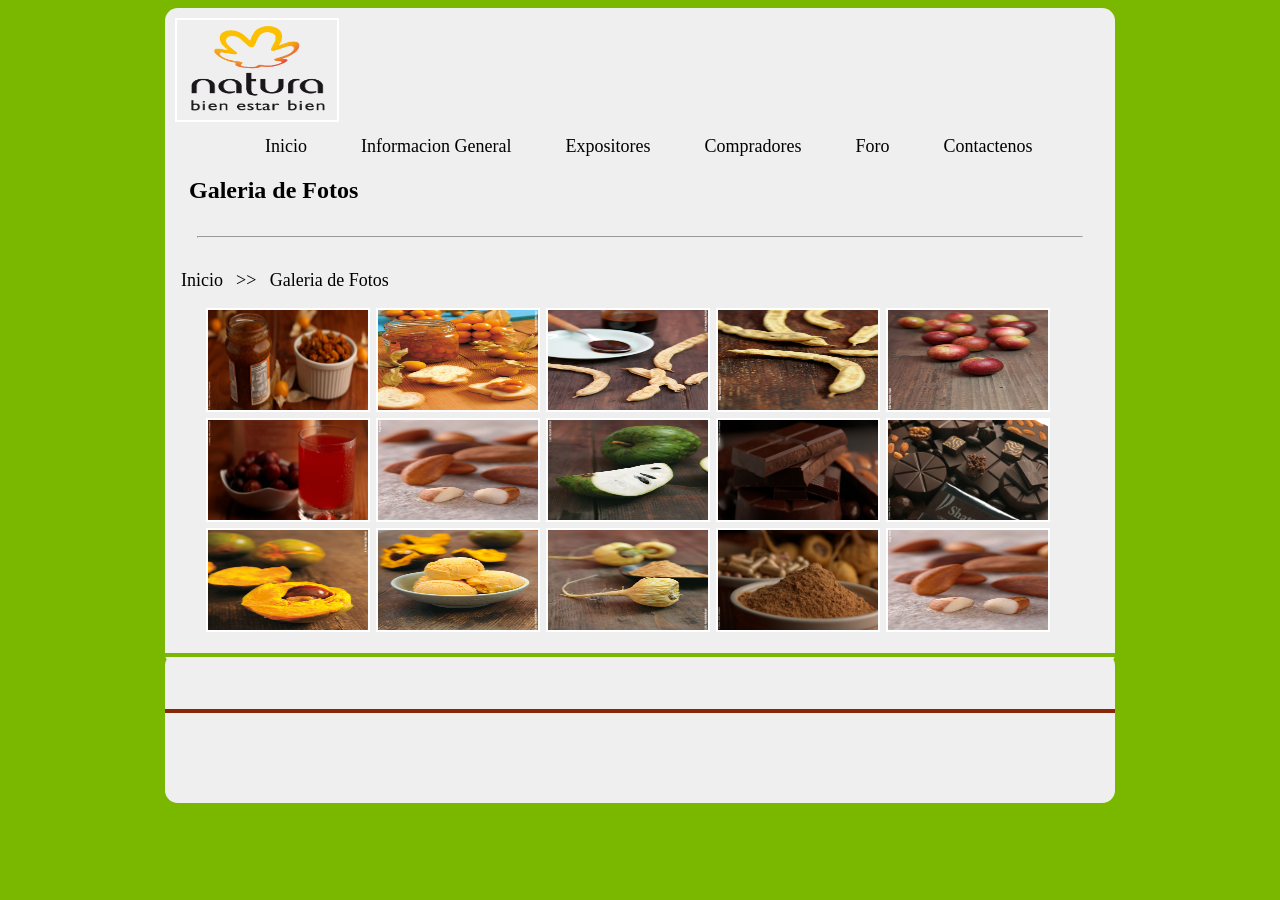
<file: caso de estudio 04j}/index.html>
<!doctype html>
<html>
<head>
<meta charset="utf-8">
<title>Documento sin titulo</title>
<link rel="stylesheet" href="estilo.css">
</head>
<body>
	<main>
		<header>
			<img src="imagenes/logo1.png" />
			<nav>
				<ul>
					<li><a href="#">Inicio</a></li>
					<li><a href="#">Informacion General</a></li>
					<li><a href="#">Expositores</a></li>
					<li><a href="#">Compradores</a></li>
					<li><a href="#">Foro</a></li>
					<li><a href="#">Contactenos</a></li>
				</ul>
			</nav>
			
		</header>
		<nav>
		<h2><strong>Galeria de Fotos</strong></h2>
		</nav>
		<article>
			<hr>
			<span class="azul">
			<a> Inicio &nbsp;</a>
			</span>
			<a> >> &nbsp; Galeria de Fotos </a>
			<figure>
			<img src="imagenes/aguaymanto_1l.jpg">
			<img src="imagenes/aguaymanto_2.jpg">
			<img src="imagenes/algarrobo_1.jpg">
			<img src="imagenes/algarrobo_2.jpg">
			<img src="imagenes/camucamu_1.jpg">
			<img src="imagenes/camucamu_2.jpg">
			<img src="imagenes/castana_2.jpg">
			<img src="imagenes/chirimoya_1.jpg">
			<img src="imagenes/chocolate_1.jpg">
			<img src="imagenes/chocolate_2.jpg">
			<img src="imagenes/lucuma_1.jpg">
			<img src="imagenes/lucuma_2.jpg">
			<img src="imagenes/maca_1.jpg">
			<img src="imagenes/maca_2.jpg">
			<img src="imagenes/castana_2.jpg">
			</figure>
		</article>
		<div>
			<hr>
			<footer>
				<br>
				<br>
				<hr>		
			</footer>
		</div>
	</main>

</body>
</html>
</file>
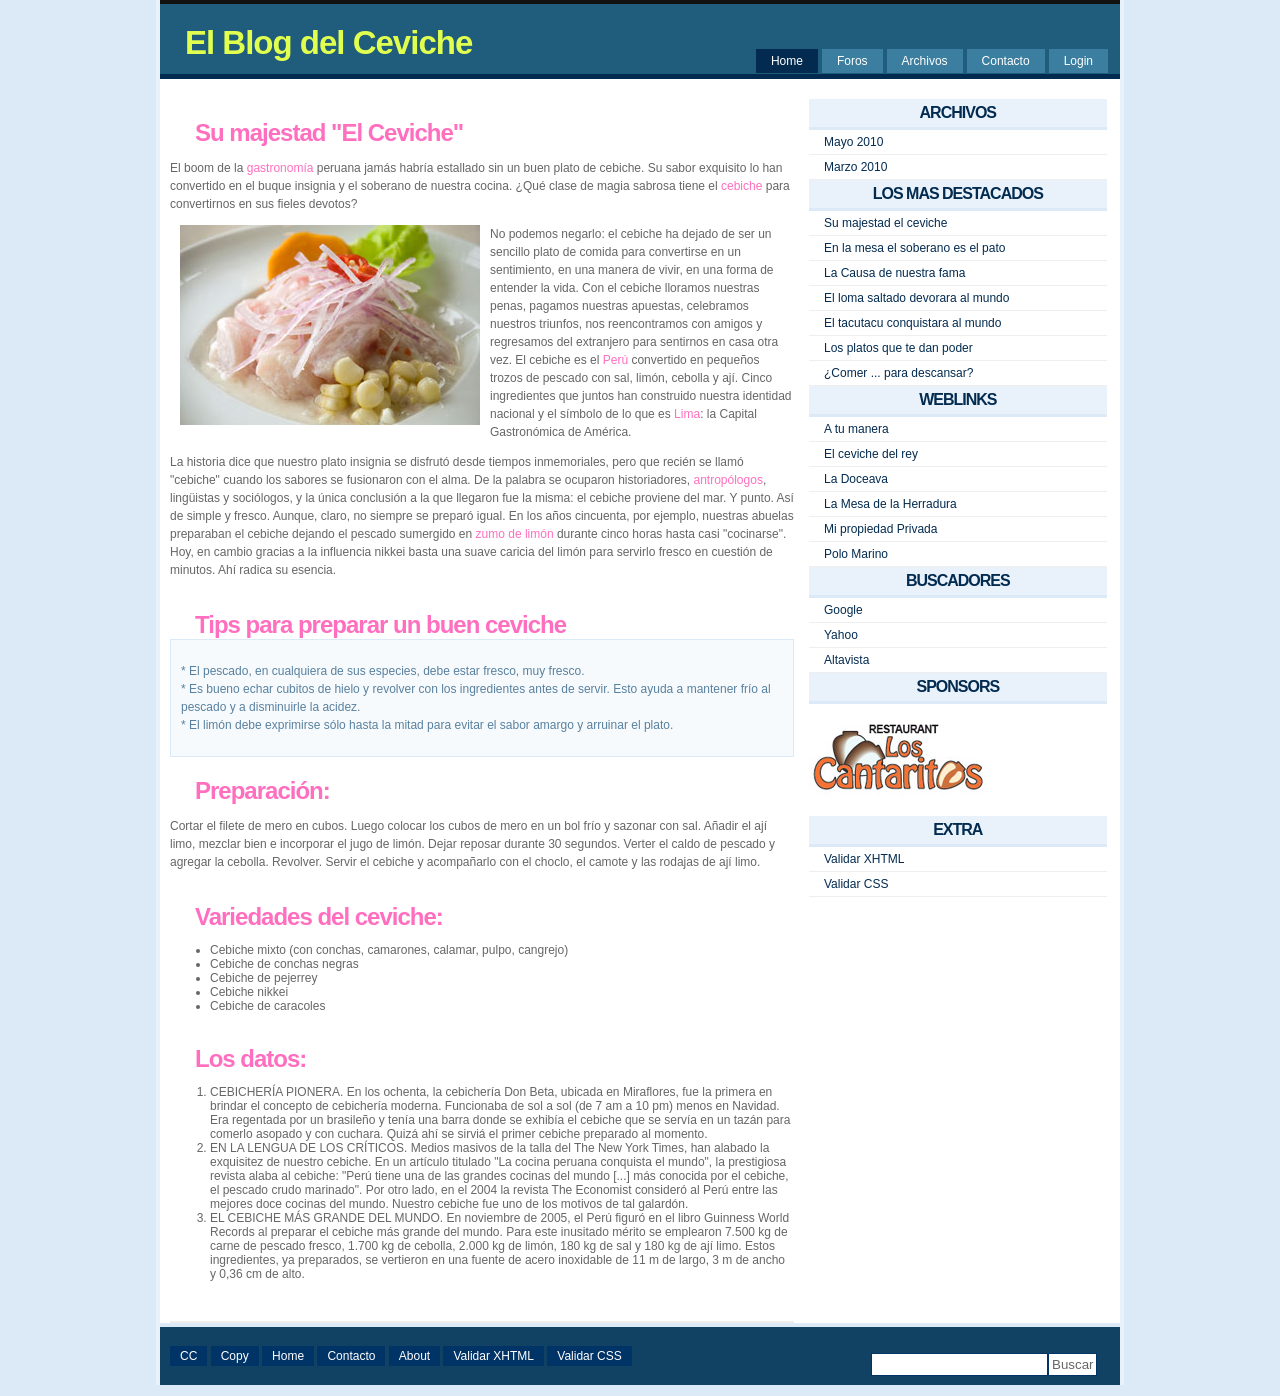
<file: caso de estudio 05/index.html>
<!doctype html>
<html>
<head>
<meta charset="utf-8">
<title>Documento sin título</title>
<link rel="stylesheet" href="estilo.css">
</head>
<body>
  <div id="contenedor"><!-- INICIA SITIO -->
	  <header><!-- INICIA HEADER -->
		<nav><!-- INICIA MENU -->
		  <ul id="menuList">
	  		<li id="active"><a href="#home">Home</a></li>
			<li><a href="#foro">Foros </a></li>
			<li><a href="#archivos">Archivos</a></li>
        	<li><a href="#contacto">Contacto</a></li>
		    <li><a href="#login">Login</a></li>
		  </ul>
   		</nav><!-- TERMINA MENU -->
		<h1><a href="#final">El Blog del Ceviche</a></h1>
    </header><!-- TERMINA HEADER -->
    
	<div id="contenido"><!-- INICIA CONTENIDO -->
	  <article>
        <header>
		<h2><a href="#contenido">Su majestad &quot;El Ceviche&quot;</a></h2>
        </header>
        <section>
          <p>El boom de la <a href="#">gastronomía</a> peruana jamás habría estallado sin un buen plato de cebiche. Su sabor exquisito lo han convertido en el buque insignia y el soberano de nuestra cocina. ¿Qué clase de magia sabrosa tiene el <a href="#">cebiche</a> para convertirnos en sus fieles devotos?</p>
          <p><img src="imagenes/cebiche.jpg" alt="" width="300" height="200" hspace="10" align="left">No podemos negarlo: el cebiche ha dejado de ser un sencillo plato de comida para convertirse en un sentimiento, en una manera de vivir, en una forma de entender la vida. Con el cebiche lloramos nuestras penas, pagamos nuestras apuestas, celebramos nuestros triunfos, nos reencontramos con amigos y regresamos del extranjero para sentirnos en casa otra vez. El cebiche es el<a href="#"> Perú</a> convertido en pequeños trozos de pescado con sal, limón, cebolla y ají. Cinco ingredientes que juntos han construido nuestra identidad nacional y el símbolo de lo que es<a href="#"> Lima</a>: la Capital Gastronómica de América. </p>
<p>La historia dice que nuestro plato insignia se disfrutó desde tiempos inmemoriales, pero que recién se llamó "cebiche" cuando los sabores se fusionaron con el alma. De la palabra se ocuparon historiadores, <a href="#">antropólogos</a>, lingüistas y sociólogos, y la única conclusión a la que llegaron fue la misma: el cebiche proviene del mar. Y punto. Así de simple y fresco. Aunque, claro, no siempre se preparó igual. En los años cincuenta, por ejemplo, nuestras abuelas preparaban el cebiche dejando el pescado sumergido en<a href="#"> zumo de limón</a> durante cinco horas hasta casi "cocinarse". Hoy, en cambio gracias a la influencia nikkei basta una suave caricia del limón para servirlo fresco en cuestión de minutos. Ahí radica su esencia. </p>
 </section>
           <header>
            	<h2><a href="#">Tips para preparar un buen ceviche</a></h2>
            </header>
		<blockquote>
              <p>* El pescado, en cualquiera de sus especies, debe estar fresco, muy fresco.<br>
                * Es bueno echar cubitos de hielo y revolver con los ingredientes antes de servir. Esto ayuda a mantener frío al pescado y a disminuirle la acidez.<br>
              * El limón debe exprimirse sólo hasta la mitad para evitar el sabor amargo y arruinar el plato.</p>
        </blockquote>
           <header> <h1>Preparación: </h1></header>
           <section>
            <p>              Cortar el filete de mero en cubos. Luego colocar los cubos de mero en un bol frío y sazonar con sal. Añadir el ají limo, mezclar bien e incorporar el jugo de limón. Dejar reposar durante 30 segundos. Verter el caldo de pescado y agregar la cebolla. Revolver. Servir el cebiche y acompañarlo con el choclo, el camote y las rodajas de ají limo.</p>
            <p></p>
            </section>
		  <header>
            <h2>Variedades del ceviche:</h2>
          </header>
          <section>
            <ul>
              <li>Cebiche mixto (con conchas, camarones, calamar, pulpo, cangrejo)</li>
              <li>Cebiche de conchas negras</li>
              <li>Cebiche de pejerrey</li>
              <li>Cebiche nikkei</li>
              <li>Cebiche de caracoles</li>
          </ul>
          </section>
          
          <header>
          <h2>Los datos:</h2>
          </header>
          <section>
            <ol>
              <li>CEBICHERÍA PIONERA. En los ochenta, la cebichería Don Beta, ubicada en Miraflores, fue la primera en brindar el concepto de cebichería moderna. Funcionaba de sol a sol (de 7 am a 10 pm) menos en Navidad. Era regentada por un brasileño y tenía una barra donde se exhibía el cebiche que se servía en un tazán para comerlo asopado y con cuchara. Quizá ahí se sirviá el primer cebiche preparado al momento.</li>
              <li>EN LA LENGUA DE LOS CRÍTICOS. Medios masivos de la talla del The New York Times, han alabado la exquisitez de nuestro cebiche. En un artículo titulado "La cocina peruana conquista el mundo", la prestigiosa revista alaba al cebiche: "Perú tiene una de las grandes cocinas del mundo [...] más conocida por el cebiche, el pescado crudo marinado". Por otro lado, en el 2004 la revista The Economist consideró al Perú entre las mejores doce cocinas del mundo. Nuestro cebiche fue uno de los motivos de tal galardón.</li>
              <li>EL CEBICHE MÁS GRANDE DEL MUNDO. En noviembre de 2005, el Perú figuró en el libro Guinness World Records al preparar el cebiche más grande del mundo. Para este inusitado mérito se emplearon 7.500 kg de carne de pescado fresco, 1.700 kg de cebolla, 2.000 kg de limón, 180 kg de sal y 180 kg de ají limo. Estos ingredientes, ya preparados, se vertieron en una fuente de acero inoxidable de 11 m de largo, 3 m de ancho y 0,36 cm de alto.</li>
            </ol>
            </section>
<h2>&nbsp;</h2>
         </article>
   	</div><!-- TERMINA CONTENIDO -->
   	
	<aside><!-- INICIA SIDEBAR -->
	  <h2>archivos</h2>
	  <ul>
		<li><a href="#" >Mayo 2010</a></li>
  <li><a href="#" >Marzo 2010</a></li></ul>
<h2>Los mas destacados</h2>
<ul>
  <li><a href="#">Su majestad el ceviche</a></li>
  <li><a href="#">En la mesa el soberano es el pato</a></li>
  <li><a href="#">La Causa de nuestra fama</a></li>
  <li><a href="#">El loma saltado devorara al mundo</a></li>
  <li><a href="#">El tacutacu conquistara al mundo</a></li>
  <li><a href="#">Los platos que te dan poder</a></li>
  <li><a href="#">¿Comer ... para descansar?</a></li></ul>
<h2>Weblinks</h2>
<ul>
  <li><a href="#">A tu manera</a></li>
  <li><a href="#">El ceviche del rey</a></li>
  <li><a href="#">La Doceava</a></li>
  <li><a href="#">La Mesa de la Herradura</a></li>
  <li><a href="#">Mi propiedad Privada</a></li>
  <li><a href="#">Polo Marino</a></li></ul>
<h2>BUSCADORES</h2>
<ul>
  <li><a href="http://www.google.com/" >Google </a></li>
  <li><a href="http://www.yahoo.com.es/" >Yahoo </a></li>
  <li><a href="http://www.altavista.com/" >Altavista</a></li></ul>
<h2>Sponsors</h2>
<p class="center"><img src="imagenes/logo.jpg" width="180" height="83" alt="">
</p>
<h2>EXTRA</h2>
<ul>
  <li><a title="Validar XHTML" href="http://validator.w3.org">Validar XHTML</a></li>
  <li><a title="Validar CSS" href="http://jigsaw.w3.org/css-validator">Validar CSS</a></li>
</ul>
</aside><!-- TERMINA SIDEBAR -->
<div class="clear"></div>

<footer><!-- INICIA FOOTER -->
	<div id="searchForm">
        <fieldset>
        <form id="buscaForm" method="post" action="">
        	<p><input type="text" name="textfield"><input value=Buscar type="submit" name="submit"></p>
        </form>
        </fieldset> 
    </div>
        <ul>
          <li><a href="#">CC</a></li>
          <li><a href="#">Copy</a></li>
          <li><a href="#">Home</a></li>
          <li><a href="#">Contacto</a></li>
          <li><a href="#">About</a></li>
          <li><a title="Validar XHTML" href="http://validator.w3.org">Validar XHTML</a></li>
          <li><a title="Validar CSS" href="http://jigsaw.w3.org/css-validator">Validar CSS</a></li>
        </ul>
    </footer><!-- TERMINA FOOTER -->
    
</div>
<!--TERMINA SITIO -->
</body>

</html>
</file>
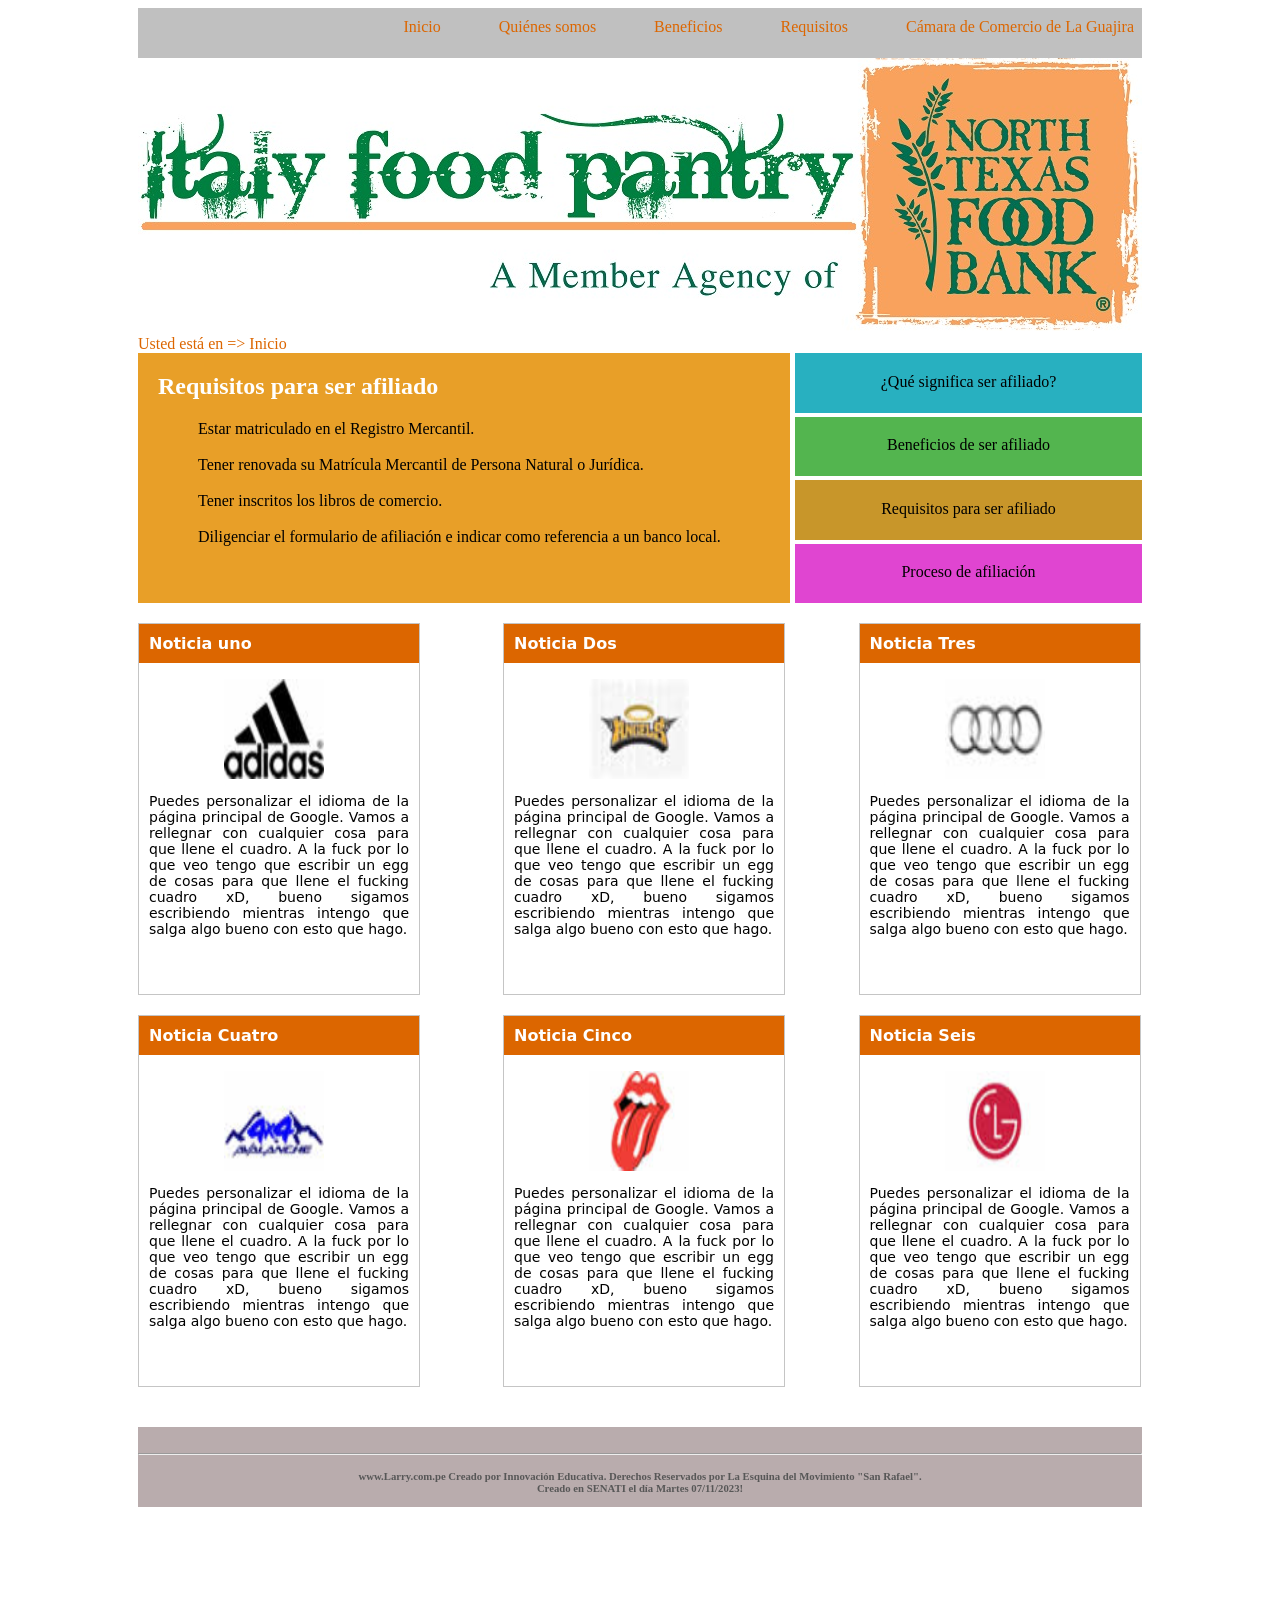
<file: Caso de estudio 06st/index.html>
<!doctype html>
<html>
<head>
<meta charset="utf-8">
<title>Cámara de Comercio de La Guajira</title>
<link rel="stylesheet" href="estilo.css">

</head>

<body>
	<main>
		<header>
			<ul id="Inicio">	
				<li><a href="#">Cámara de Comercio de La Guajira &nbsp;</a></li>
				<li><a href="#">Requisitos &nbsp;</a></li>
				<li><a href="#">Beneficios &nbsp;</a></li>
				<li><a href="#">Quiénes somos &nbsp;</a></li>
				<li><a href="#">Inicio &nbsp;</a></li>
			</ul>
			<div class="clear"></div>
		</header>
		<nav>
			<img src="imagenes/logo.jpg" height="273px" />
		</nav>
		<div>
			<span id="Inicio2">
				<a> Usted está en => Inicio</a>
			</span>
		</div>
		<article>
			<h1> Requisitos para ser afiliado </h1>
			<ul id="Requisitos">
				<li><a> Estar matriculado en el Registro Mercantil.</a></li><br>
				<li><a> Tener renovada su Matrícula Mercantil de Persona Natural o Jurídica.</a></li><br>
				<li><a> Tener inscritos los libros de comercio.</a></li><br>
				<li><a> Diligenciar el formulario de afiliación e indicar como referencia a un banco local.</a></li><br>
			</ul>
		</article>
		<aside>
			<div id="celeste">
				<p>¿Qué significa ser afiliado?</p>
			</div>
			<div id="verde">
				<p>Beneficios de ser afiliado</p>
			</div>
			<div id="naranja">
				<p>Requisitos para ser afiliado</p>
			</div>
			<div id="rosa">
				<p>Proceso de afiliación</p>
			</div>
		</aside>
		<div id="img1">
				<p style="background-color: #DC6600; color: #fff" ><strong>Noticia uno</strong></p>
				<img src="imagenes/adidas.jpg">
				<figcaption>Puedes personalizar el idioma de la página principal de Google. Vamos a rellegnar con cualquier cosa para que llene el cuadro. A la fuck por lo que veo tengo que escribir un egg de cosas para que llene el fucking cuadro xD, bueno sigamos escribiendo mientras intengo que salga algo bueno con esto que hago.</figcaption>
			</div>
		<div id="img2">
				<p style="background-color: #DC6600; color: #fff" ><strong>Noticia Dos</strong></p>
				<img src="imagenes/angels.jpg">
				<figcaption>Puedes personalizar el idioma de la página principal de Google. Vamos a rellegnar con cualquier cosa para que llene el cuadro. A la fuck por lo que veo tengo que escribir un egg de cosas para que llene el fucking cuadro xD, bueno sigamos escribiendo mientras intengo que salga algo bueno con esto que hago.</figcaption>
			</div>
		<div id="img3">
				<p style="background-color: #DC6600; color: #fff" ><strong>Noticia Tres</strong></p>
				<img src="imagenes/audi.jpg">
				<figcaption>Puedes personalizar el idioma de la página principal de Google. Vamos a rellegnar con cualquier cosa para que llene el cuadro. A la fuck por lo que veo tengo que escribir un egg de cosas para que llene el fucking cuadro xD, bueno sigamos escribiendo mientras intengo que salga algo bueno con esto que hago.</figcaption>
			</div>
		<div id="img4">
				<p style="background-color: #DC6600; color: #fff" ><strong>Noticia Cuatro</strong></p>
				<img src="imagenes/avalanche.jpg">
				<figcaption>Puedes personalizar el idioma de la página principal de Google. Vamos a rellegnar con cualquier cosa para que llene el cuadro. A la fuck por lo que veo tengo que escribir un egg de cosas para que llene el fucking cuadro xD, bueno sigamos escribiendo mientras intengo que salga algo bueno con esto que hago.</figcaption>
			</div>
		<div id="img5">
				<p style="background-color: #DC6600; color: #fff" ><strong>Noticia Cinco</strong></p>
				<img src="imagenes/lengua.jpg">
				<figcaption>Puedes personalizar el idioma de la página principal de Google. Vamos a rellegnar con cualquier cosa para que llene el cuadro. A la fuck por lo que veo tengo que escribir un egg de cosas para que llene el fucking cuadro xD, bueno sigamos escribiendo mientras intengo que salga algo bueno con esto que hago.</figcaption>
			</div>
		<div id="img6">
				<p style="background-color: #DC6600; color: #fff" ><strong>Noticia Seis</strong></p>
				<img src="imagenes/lg.jpg">
				<figcaption>Puedes personalizar el idioma de la página principal de Google. Vamos a rellegnar con cualquier cosa para que llene el cuadro. A la fuck por lo que veo tengo que escribir un egg de cosas para que llene el fucking cuadro xD, bueno sigamos escribiendo mientras intengo que salga algo bueno con esto que hago.</figcaption>
			</div>
		<footer>
			<br>
			<hr>
			<h6>www.Larry.com.pe Creado por Innovación Educativa. Derechos Reservados por La Esquina del Movimiento "San Rafael".<br>
			Creado en SENATI el día Martes 07/11/2023!</h6>
		</footer>
	</main>
</body>
</html>
</file>
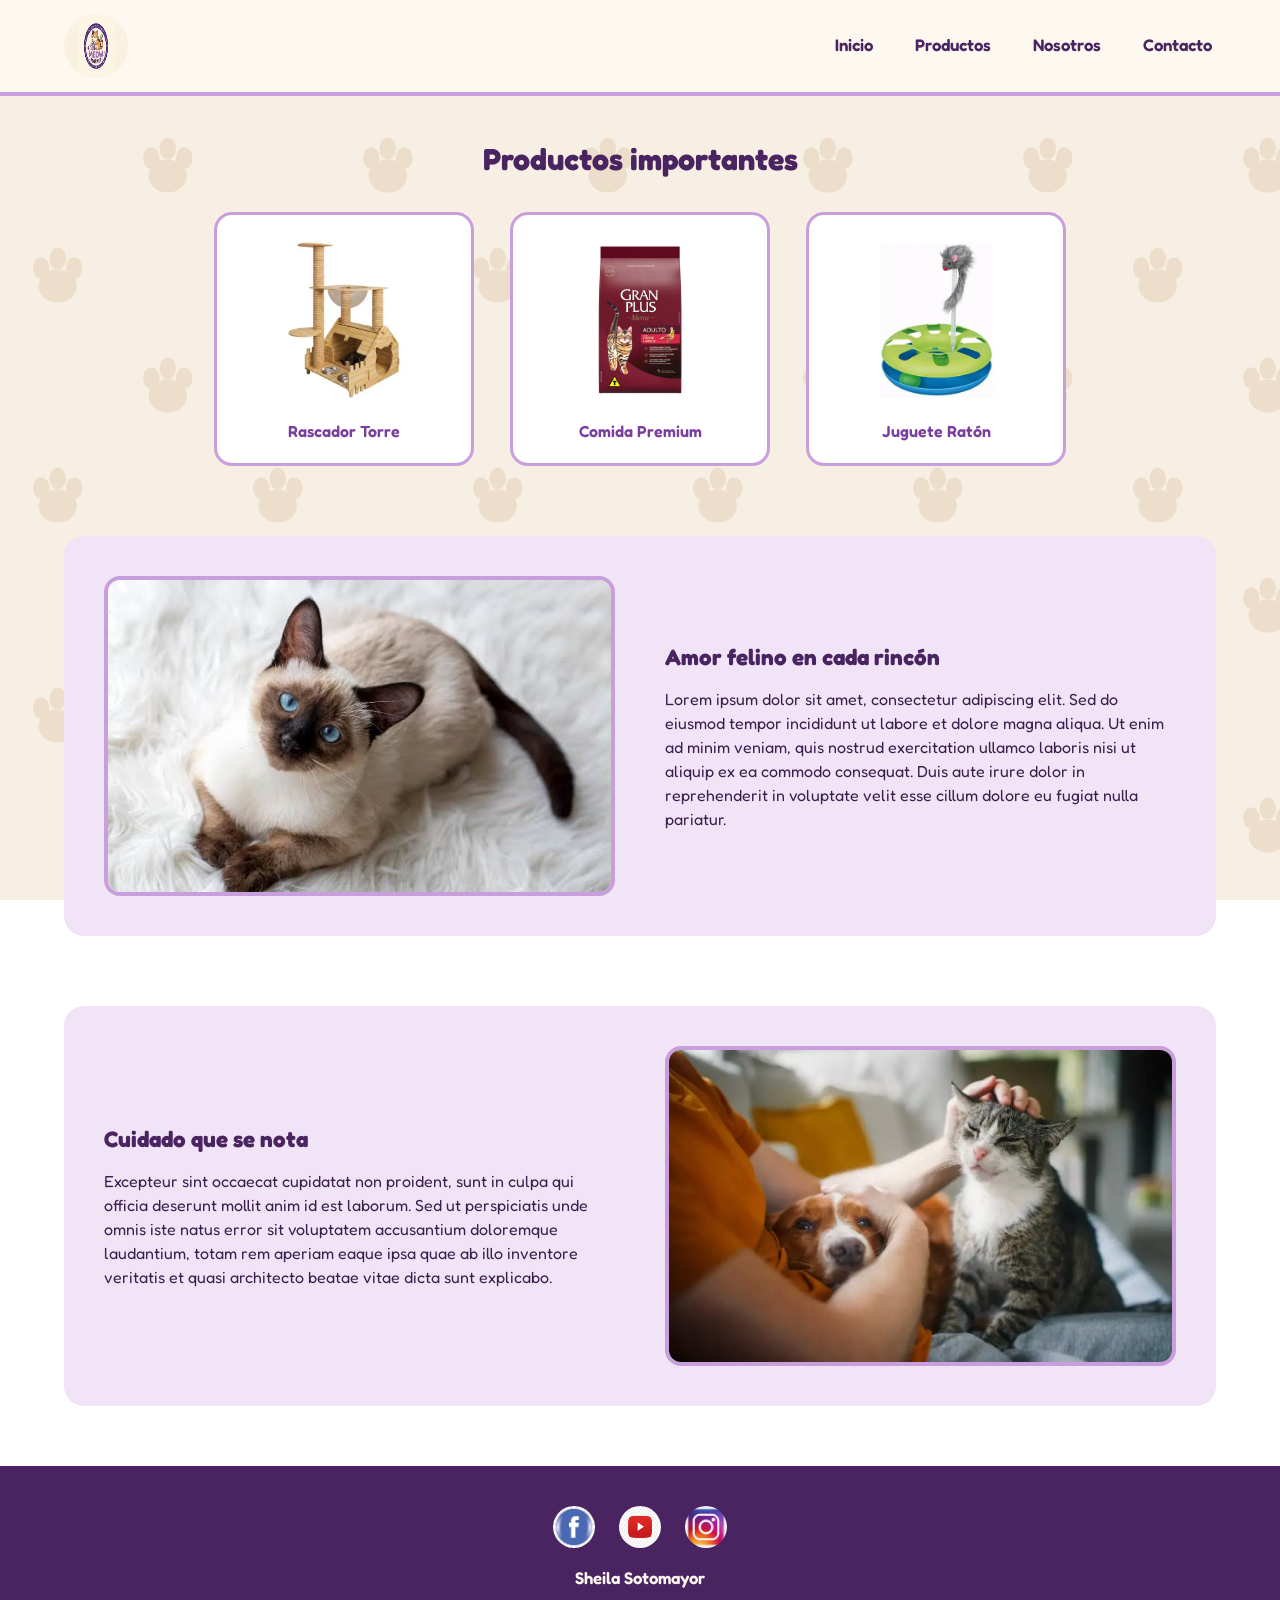
<file: informe02lst/gatolandia/index.html>
<!DOCTYPE html>
<html lang="es">
<head>
  <meta charset="UTF-8">
  <meta name="viewport" content="width=device-width, initial-scale=1.0">
  <title>Meow Market - Tienda tipo gato</title>
  <link rel="stylesheet" href="css/style.css">
</head>
<body>

  <header>
    <div class="header-inner">
      <div class="logo">
        <img src="images/logo.jpg" alt="Logo Meow Market">
      </div>
      <nav>
        <ul>
          <li><a href="#inicio">Inicio</a></li>
          <li><a href="#productos">Productos</a></li>
          <li><a href="#nosotros">Nosotros</a></li>
          <li><a href="#contacto">Contacto</a></li>
        </ul>
      </nav>
    </div>
  </header>

  <main id="inicio">

    <section class="productos" id="productos">
      <h2 class="titulo-seccion">Productos importantes</h2>
      <div class="productos-lista">
        <a class="producto-card" href="producto-rascador.html">
          <img src="images/rascador.jpg" alt="Rascador torre para gatos">
          <span>Rascador Torre</span>
        </a>
        <a class="producto-card" href="producto-comida.html">
          <img src="images/comida_gato.webp" alt="Comida premium para gatos">
          <span>Comida Premium</span>
        </a>
        <a class="producto-card" href="producto-juguete.html">
          <img src="images/juguete.jpeg" alt="Juguete para gatos">
          <span>Juguete Ratón</span>
        </a>
      </div>
    </section>

    <section class="contenido" id="nosotros">
      <div class="contenido-imagen">
        <img src="images/gato_siames.jpg" alt="Gato siamés de ojos azules">
      </div>
      <div class="contenido-texto">
        <h3>Amor felino en cada rincón</h3>
        <p>Lorem ipsum dolor sit amet, consectetur adipiscing elit. Sed do eiusmod tempor
          incididunt ut labore et dolore magna aliqua. Ut enim ad minim veniam, quis nostrud
          exercitation ullamco laboris nisi ut aliquip ex ea commodo consequat. Duis aute irure
          dolor in reprehenderit in voluptate velit esse cillum dolore eu fugiat nulla pariatur.</p>
      </div>
    </section>

    <section class="contenido contenido-izquierdo" id="contacto">
      <div class="contenido-imagen">
        <img src="images/cd_carino.webp" alt="Mascotas recibiendo cariño">
      </div>
      <div class="contenido-texto">
        <h3>Cuidado que se nota</h3>
        <p>Excepteur sint occaecat cupidatat non proident, sunt in culpa qui officia deserunt
          mollit anim id est laborum. Sed ut perspiciatis unde omnis iste natus error sit
          voluptatem accusantium doloremque laudantium, totam rem aperiam eaque ipsa quae ab
          illo inventore veritatis et quasi architecto beatae vitae dicta sunt explicabo.</p>
      </div>
    </section>

  </main>

  <footer>
    <div class="redes">
      <a href="https://www.facebook.com" target="_blank" rel="noopener">
        <img src="images/fb_logo.jpg" alt="Facebook">
      </a>
      <a href="https://www.youtube.com" target="_blank" rel="noopener">
        <img src="images/yt_logo.png" alt="YouTube">
      </a>
      <a href="https://www.instagram.com" target="_blank" rel="noopener">
        <img src="images/ig_logo.avif" alt="Instagram">
      </a>
    </div>
    <p class="firma">Sheila Sotomayor</p>
  </footer>
</body>
</html>
</file>
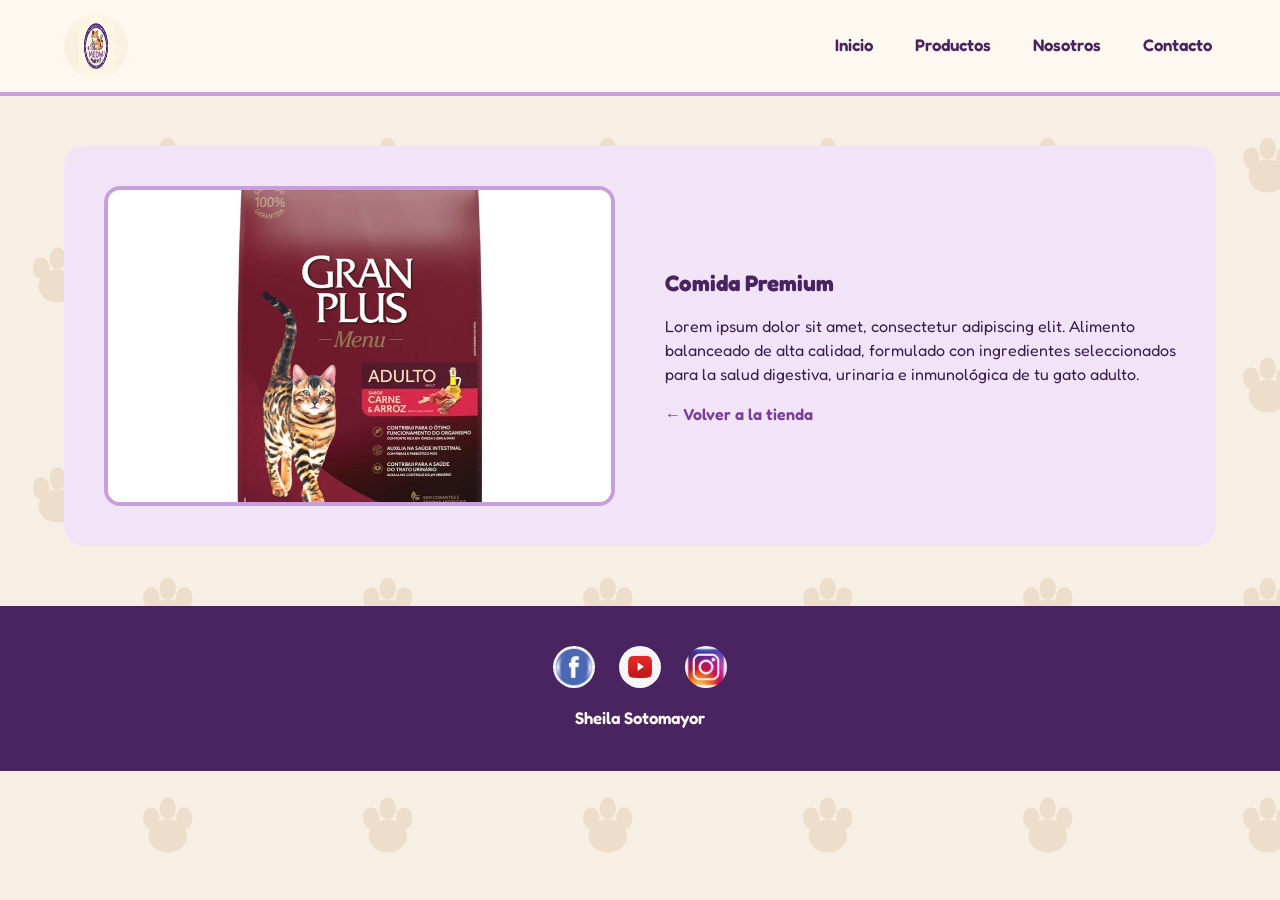
<file: informe02lst/gatolandia/producto-comida.html>
<!DOCTYPE html>
<html lang="es">
<head>
  <meta charset="UTF-8">
  <meta name="viewport" content="width=device-width, initial-scale=1.0">
  <title>Comida Premium - Meow Market</title>
  <link rel="stylesheet" href="css/style.css">
</head>
<body>

  <header>
    <div class="header-inner">
      <div class="logo">
        <a href="index.html"><img src="images/logo.jpg" alt="Logo Meow Market"></a>
      </div>
      <nav>
        <ul>
          <li><a href="index.html#inicio">Inicio</a></li>
          <li><a href="index.html#productos">Productos</a></li>
          <li><a href="index.html#nosotros">Nosotros</a></li>
          <li><a href="index.html#contacto">Contacto</a></li>
        </ul>
      </nav>
    </div>
  </header>

  <main>
    <section class="contenido" style="margin-top:50px;">
      <div class="contenido-imagen">
        <img src="images/comida_gato.webp" alt="Comida premium para gatos">
      </div>
      <div class="contenido-texto">
        <h3>Comida Premium</h3>
        <p>Lorem ipsum dolor sit amet, consectetur adipiscing elit. Alimento balanceado de alta
          calidad, formulado con ingredientes seleccionados para la salud digestiva, urinaria
          e inmunológica de tu gato adulto.</p>
        <p style="margin-top:16px;"><a href="index.html" style="color:var(--morado); font-weight:600;">&larr; Volver a la tienda</a></p>
      </div>
    </section>
  </main>

  <footer>
    <div class="redes">
      <a href="https://www.facebook.com" target="_blank" rel="noopener">
        <img src="images/fb_logo.jpg" alt="Facebook">
      </a>
      <a href="https://www.youtube.com" target="_blank" rel="noopener">
        <img src="images/yt_logo.png" alt="YouTube">
      </a>
      <a href="https://www.instagram.com" target="_blank" rel="noopener">
        <img src="images/ig_logo.avif" alt="Instagram">
      </a>
    </div>
    <p class="firma">Sheila Sotomayor</p>
  </footer>
</body>
</html>
</file>
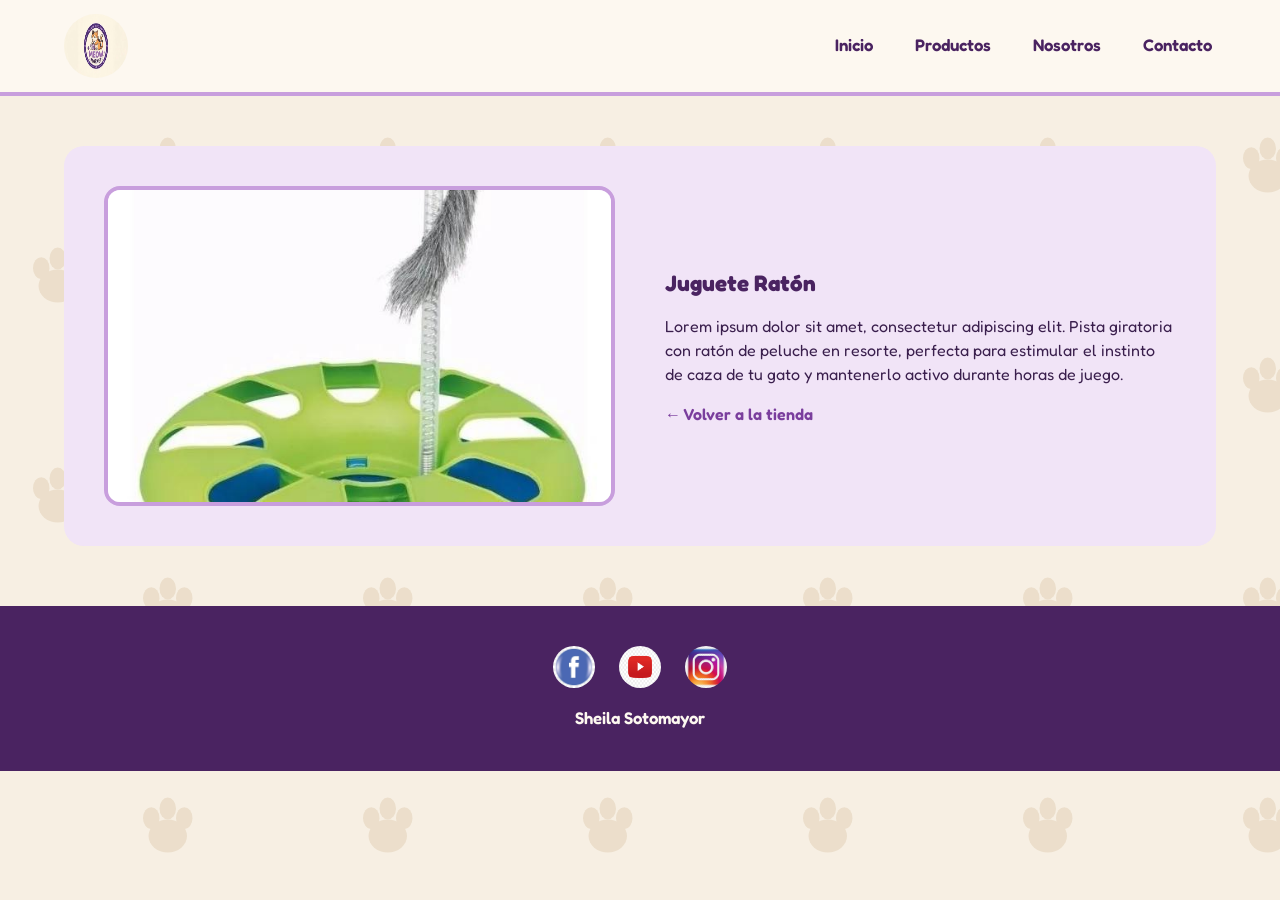
<file: informe02lst/gatolandia/producto-juguete.html>
<!DOCTYPE html>
<html lang="es">
<head>
  <meta charset="UTF-8">
  <meta name="viewport" content="width=device-width, initial-scale=1.0">
  <title>Juguete Ratón - Meow Market</title>
  <link rel="stylesheet" href="css/style.css">
</head>
<body>

  <header>
    <div class="header-inner">
      <div class="logo">
        <a href="index.html"><img src="images/logo.jpg" alt="Logo Meow Market"></a>
      </div>
      <nav>
        <ul>
          <li><a href="index.html#inicio">Inicio</a></li>
          <li><a href="index.html#productos">Productos</a></li>
          <li><a href="index.html#nosotros">Nosotros</a></li>
          <li><a href="index.html#contacto">Contacto</a></li>
        </ul>
      </nav>
    </div>
  </header>

  <main>
    <section class="contenido" style="margin-top:50px;">
      <div class="contenido-imagen">
        <img src="images/juguete.jpeg" alt="Juguete para gatos">
      </div>
      <div class="contenido-texto">
        <h3>Juguete Ratón</h3>
        <p>Lorem ipsum dolor sit amet, consectetur adipiscing elit. Pista giratoria con ratón
          de peluche en resorte, perfecta para estimular el instinto de caza de tu gato y
          mantenerlo activo durante horas de juego.</p>
        <p style="margin-top:16px;"><a href="index.html" style="color:var(--morado); font-weight:600;">&larr; Volver a la tienda</a></p>
      </div>
    </section>
  </main>

  <footer>
    <div class="redes">
      <a href="https://www.facebook.com" target="_blank" rel="noopener">
        <img src="images/fb_logo.jpg" alt="Facebook">
      </a>
      <a href="https://www.youtube.com" target="_blank" rel="noopener">
        <img src="images/yt_logo.png" alt="YouTube">
      </a>
      <a href="https://www.instagram.com" target="_blank" rel="noopener">
        <img src="images/ig_logo.avif" alt="Instagram">
      </a>
    </div>
    <p class="firma">Sheila Sotomayor</p>
  </footer>
</body>
</html>
</file>
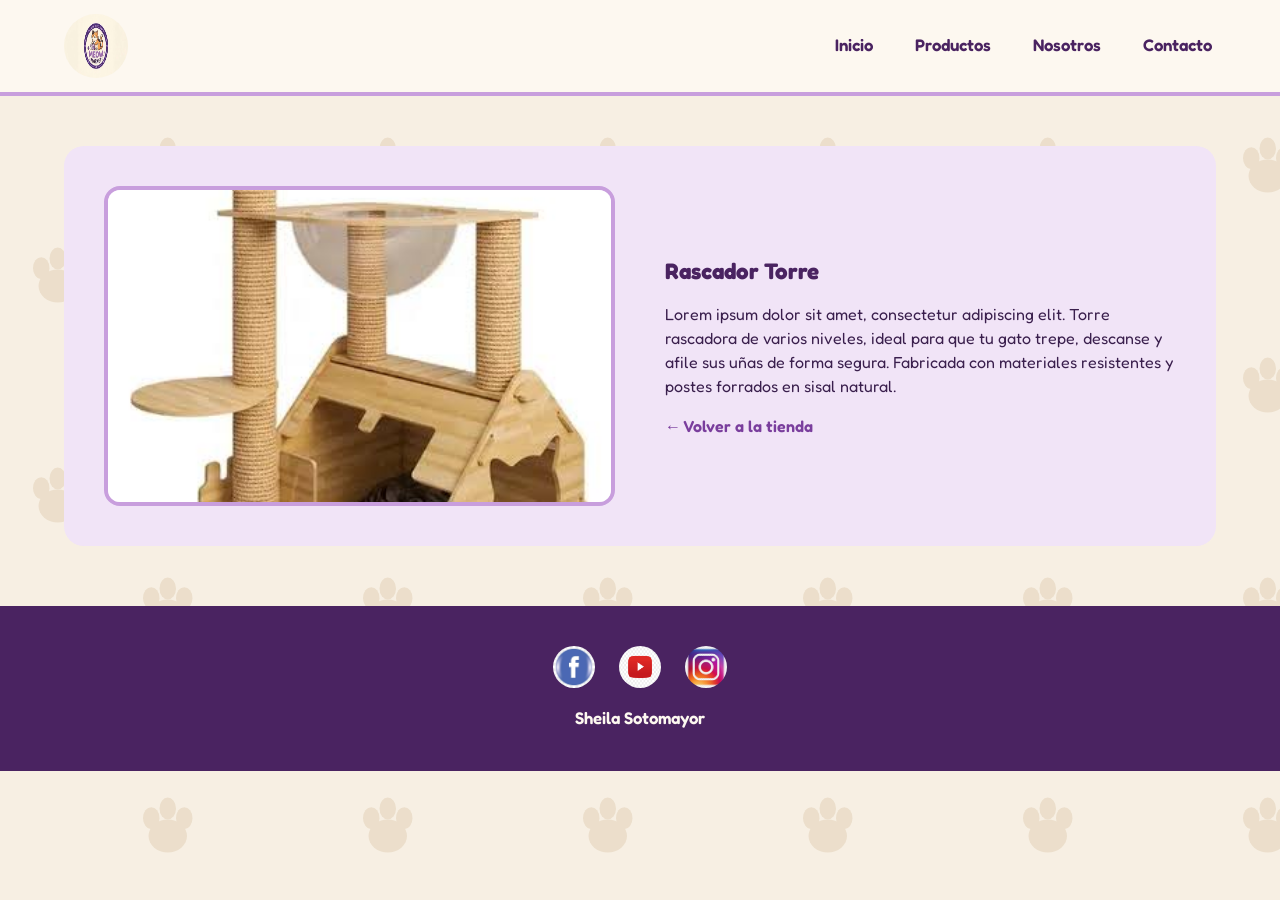
<file: informe02lst/gatolandia/producto-rascador.html>
<!DOCTYPE html>
<html lang="es">
<head>
  <meta charset="UTF-8">
  <meta name="viewport" content="width=device-width, initial-scale=1.0">
  <title>Rascador Torre - Meow Market</title>
  <link rel="stylesheet" href="css/style.css">
</head>
<body>

  <header>
    <div class="header-inner">
      <div class="logo">
        <a href="index.html"><img src="images/logo.jpg" alt="Logo Meow Market"></a>
      </div>
      <nav>
        <ul>
          <li><a href="index.html#inicio">Inicio</a></li>
          <li><a href="index.html#productos">Productos</a></li>
          <li><a href="index.html#nosotros">Nosotros</a></li>
          <li><a href="index.html#contacto">Contacto</a></li>
        </ul>
      </nav>
    </div>
  </header>

  <main>
    <section class="contenido" style="margin-top:50px;">
      <div class="contenido-imagen">
        <img src="images/rascador.jpg" alt="Rascador torre para gatos">
      </div>
      <div class="contenido-texto">
        <h3>Rascador Torre</h3>
        <p>Lorem ipsum dolor sit amet, consectetur adipiscing elit. Torre rascadora de varios
          niveles, ideal para que tu gato trepe, descanse y afile sus uñas de forma segura.
          Fabricada con materiales resistentes y postes forrados en sisal natural.</p>
        <p style="margin-top:16px;"><a href="index.html" style="color:var(--morado); font-weight:600;">&larr; Volver a la tienda</a></p>
      </div>
    </section>
  </main>

  <footer>
    <div class="redes">
      <a href="https://www.facebook.com" target="_blank" rel="noopener">
        <img src="images/fb_logo.jpg" alt="Facebook">
      </a>
      <a href="https://www.youtube.com" target="_blank" rel="noopener">
        <img src="images/yt_logo.png" alt="YouTube">
      </a>
      <a href="https://www.instagram.com" target="_blank" rel="noopener">
        <img src="images/ig_logo.avif" alt="Instagram">
      </a>
    </div>
    <p class="firma">Sheila Sotomayor</p>
  </footer>
</body>
</html>
</file>
<file: caso de estudio 04j}/estilo.css>
@charset "utf-8";

body {
	background-color: rgba(122,184,000,1.00);
}

main {
	width: 950px;
	height: 658px;
	background-color: #EFEFEF;
	align-content: center;
	margin: auto;
	border-radius: 0.8em;
}

header img {
	margin: 10px;
}

nav ul, ul li{
	display: inline;
	padding-left: 50px;
	margin: 0px;
}

a{
	text-decoration: none;
	color: black;
	float: center;
	font-size: 18px;
}

img {
	align-content: center;
	width: 160px;
	height: 100px;
	border: solid 2px #fff;
	margin: 1px;
}

.azul {
	padding-left: 1em;
}

h2 {
	padding-left: 1em;
}

article hr{
	margin: 2em;
}

div {
	margin-top: 10px;
	background-color: #EFEFEF;
	border-radius: 0.8em;
	width: 950px;
	height: 150px;
}

div hr {
	border: solid 2px rgba(122,184,000,1.00);
}

footer hr {
	border: solid 2px #892808;
}
</file>
<file: caso de estudio 05/estilo.css>
/* ==========================================================
   Caso de estudio 05 - El Blog del Ceviche
   Hoja de estilos siguiendo los pasos del laboratorio
   ========================================================== */

/* Paso: reglas generales del body */
body {
	padding-bottom: 0px;
	background-color: #dce9f6;
	margin: 0px;
	padding-left: 0px;
	padding-right: 0px;
	font-family: arial, Helvetica, sans-serif;
	color: #333;
	font-size: 12px;
	padding-top: 0px;
}

/* Paso: párrafos */
p {
	line-height: 18px;
}

/* Paso: encabezados genéricos */
h1 {
	margin: 0px;
	letter-spacing: -1px;
}
h2 {
	margin: 0px;
	letter-spacing: -1px;
}

/* Paso: formato de los enlaces */
a {
	text-decoration: none;
}
a:link {
	background: #ffffff;
	color: #ff6ebf;
}
a:visited {
	background: #ffffff;
	color: #ff6ebf;
}
a:hover {
	background: #ffffff;
	color: #bf1778;
}

/* Paso: caja contenedor (contenedor principal del sitio) */
#contenedor {
	width: 960px;
	border-left: #e9f2fa 4px solid;
	background-color: #fff;
	margin: auto;
	color: #666;
	border-right: #e9f2fa 4px solid;
}

/* Paso: header del sitio */
header {
	border-bottom: #032b50 5px solid;
	padding-bottom: 0px;
	background-color: #205c7b;
	padding-left: 25px;
	padding-right: 0px;
	height: 50px;
	color: #fff;
	border-top: #111 4px solid;
	padding-top: 20px;
}

header h1 a { font-size: 33px; text-decoration: none; }
header h1 a:link { background: #205c7b; color: #e0ff4f; }
header h1 a:visited { background: #205c7b; color: #e0ff4f; }
header h1 a:hover { background: #205c7b; color: #fff; }

/* Paso: header dentro del article (headers de cada post) */
article header {
	border: none;
	background-color: transparent;
	padding-left: 25px;
	padding-right: 0px;
	height: auto;
	color: #fff;
	padding-top: 20px;
}

/* Paso: menú de navegación */
nav { margin: 25px 10px 0px 0px; float: right; }
ul#menuList { padding-bottom: 24px; list-style-type: none; margin: 0px; }
ul#menuList li { margin: 0px 2px; float: left; height: 24px; }
#menuList a {
	padding-bottom: 5px;
	padding-left: 15px;
	padding-right: 15px;
	display: block;
	float: left;
	text-decoration: none;
	padding-top: 5px;
}
#menuList a:link { background-color: #3b7e9f; color: #fff; }
#menuList a:visited { background-color: #3b7e9f; color: #fff; }
#menuList a:hover { background-color: #004a6f; color: #e9f2fa; }
#menuList li#active a:link { background-color: #032b50; color: #fff; }
#menuList li#active a:visited { background-color: #032b50; color: #fff; }
#menuList li#active a:hover { background-color: #032b50; color: #e0ff4f; }

/* Paso: caja contenido (posts) */
#contenido {
	padding-bottom: 0px;
	padding-left: 10px;
	width: 65%;
	padding-right: 10px;
	float: left;
	padding-top: 20px;
}
#contenido h1, #contenido h2 {
	background-color: #ffffff;
	color: #ff6ebf;
	font-size: 24px;
}
#contenido article {
	border-bottom: #eee 2px solid;
}

/* Paso: blockquote (bloque de citas) */
blockquote {
	border-bottom: #dce9f6 1px solid;
	border-left: #dce9f6 1px solid;
	padding-bottom: 10px;
	background-color: #f6fafd;
	margin: 0px;
	padding-left: 10px;
	padding-right: 10px;
	color: #59819f;
	border-top: #dce9f6 1px solid;
	border-right: #dce9f6 1px solid;
	padding-top: 10px;
}

/* Paso: barra lateral (sidebar) */
aside {
	padding-bottom: 0px;
	padding-left: 0px;
	width: 31%;
	padding-right: 0px;
	float: left;
	margin-left: 5px;
	margin-right: 5px;
	padding-top: 20px;
}

aside h2 {
	border-bottom: #dce9f6 3px solid;
	text-align: center;
	padding-bottom: 5px;
	text-transform: uppercase;
	background-color: #e9f2fa;
	padding-left: 5px;
	padding-right: 5px;
	color: #032b50;
	font-size: 16px;
	font-weight: bold;
	padding-top: 5px;
}

/* Paso: listas de la barra lateral */
aside ul {
	padding-bottom: 0px;
	list-style-type: none;
	margin: 0px;
	padding-left: 0px;
	padding-right: 0px;
	padding-top: 0px;
}
aside ul li {
	border-bottom: #eee 1px solid;
	line-height: 24px;
}
aside ul li a {
	padding-bottom: 0px;
	padding-left: 15px;
	width: 90%;
	padding-right: 0px;
	display: block;
	font-weight: normal;
	padding-top: 0px;
}
aside ul li a:link { background-color: #fff; color: #032b50; }
aside ul li a:visited { background-color: #fff; color: #032b50; }
aside ul li a:hover { background-color: #f6fafd; color: #0099cc; }

/* Paso: footer o pie de sitio */
footer {
	padding-bottom: 10px;
	background-color: #114264;
	margin: auto;
	padding-left: 10px;
	padding-right: 10px;
	color: #fff;
	border-top: #dce9f6 4px solid;
	padding-top: 10px;
}
footer ul {
	padding-left: 0px;
	white-space: nowrap;
	margin-left: 0px;
}
footer li {
	list-style-type: none;
	display: inline;
}
footer a {
	padding-bottom: 3px;
	padding-left: 10px;
	padding-right: 10px;
	padding-top: 3px;
}
footer a:link { background-color: #036; color: #fff; text-decoration: none; }
footer a:visited { background-color: #036; color: #fff; text-decoration: none; }
footer a:hover { background-color: #369; color: #ff6ebf; text-decoration: none; }

/* Paso: formulario de búsqueda */
#searchForm {
	width: 250px;
	float: right;
}
#searchForm fieldset {
	border-bottom: medium none;
	border-left: medium none;
	border-top: medium none;
	border-right: medium none;
}
#searchForm form {
	margin: 0px;
}
#searchForm input {
	border-bottom: #003366 1px solid;
	border-left: #003366 1px solid;
	padding-bottom: 3px;
	background-color: #fff;
	padding-left: 3px;
	padding-right: 3px;
	color: #666;
	border-top: #003366 1px solid;
	border-right: #003366 1px solid;
	padding-top: 3px;
}

/* Paso final: clase clear, corrige el problema del float del footer */
.clear {
	clear: both;
}
</file>
<file: Caso de estudio 06st/estilo.css>
/* Paso 2 - Estructura CSS3 */

/* Estructura general */
main{
	width: 1004px;
	height: 1873px;
	margin: auto;
}

ul, ul li{
	margin: 0;
	padding: 0;
	list-style: none;
}

/* Header */
header{
	height: 40px;
	background-color: #C0C0C0;
	padding-left: 200px;
	padding-top: 10px;
}
header ul#Inicio li{
	display: inline;
	float: right;
}
header ul#Inicio li a{
	text-decoration: none;
	color: #DC6600;
	padding-left: 50px;
	font-family: Palatino, "Century Schoolbook L", "Times New Roman", "serif";
}

/* Despejamos los elementos flotantes */
.clear{
	clear: both;
}

/* Divisiones de color blanco con margen 0 */
div{
	background-color:#fff;
	margin: 0px;
}

/* Mensaje "Usted está en => Inicio" */
#Inicio2 a{
	color: #DC6600;
	margin: auto;
	padding-top: 10px;
}

/* Artículo y apartado */
article{
	width: 652px;
	height: 250px;
	float: left;
	background-color: #E89F28;
}
article h1{
	color: #fff;
	font-family: Cambria, "Hoefler Text", "Liberation Serif", Times, "Times New Roman", "serif";
	padding-left: 20px;
}
article ul#Requisitos li{
	text-indent: 60px;
}
aside{
	width: 352px;
	height: 250px;
	margin-left: 652px;
	background-color: #fff;
}
aside div#celeste, aside div#verde, aside div#naranja, aside div#rosa{
	height: 56px;
	padding-top: 3.5px;
	margin-left: 5px;
	margin-bottom: 4px;
	color: #000;
	text-align: center;
}
#celeste{
	background-color: #28B0C0;
}
#verde{
	background-color: #53B54F;
}
#naranja{
	background-color: #C8962A;
}
#rosa{
	background-color: #E045D1;
}

/* Noticias: imágenes con sus textos */
#img1,#img2,#img3,#img4,#img5,#img6{
	width: 280px;
	height: 370px;
	background-color: #fff;
	border: solid 0.8px #C5C5C5;
}
#img1 img,#img2 img,#img3 img,#img4 img,#img5 img,#img6 img{
	margin-left: 85px;
	width: 100px;
	height: 100px;
}
#img1 p,#img2 p,#img3 p,#img4 p,#img5 p,#img6 p{
	margin-top: 0;
	padding: 10px;
	font-family: Segoe, "Segoe UI", "DejaVu Sans", "Trebuchet MS", Verdana, "sans-serif";
}
#img1{
	float: left;
	margin-top: 20px;
}
#img2{
	margin-left: 365px;
	margin-top: 20px;
	position: absolute;
}
#img3{
	margin-left: 720.5px;
	margin-top: 20px;
}
#img4{
	float: left;
	margin-top: 20px;
}
#img5{
	margin-left: 365px;
	position: absolute;
	margin-top: 20px;
}
#img6{
	margin-left: 720.5px;
	margin-top: 20px;
}
#img1 figcaption,#img2 figcaption,#img3 figcaption,#img4 figcaption,#img5 figcaption,#img6 figcaption{
	margin: 10px;
	text-align: justify;
	font-size: 14px;
	font-family: Segoe, "Segoe UI", "DejaVu Sans", "Trebuchet MS", Verdana, "sans-serif";
}

/* Pie de página */
footer{
	background-color: #B9ACAD;
	height: 80px;
	margin-top: 40px;
}
hr{
	color: #8E8E8E;
}
h6{
	text-align: center;
	margin-top: 15px;
	color: #575757;
}
</file>
<file: informe02lst/gatolandia/css/style.css>
/* ===== Fuente Fredoka ===== */
@font-face {
  font-family: 'Fredoka';
  src: url('../fonts/Fredoka-Regular.ttf') format('truetype');
  font-weight: 400;
}
@font-face {
  font-family: 'Fredoka';
  src: url('../fonts/Fredoka-Medium.ttf') format('truetype');
  font-weight: 500;
}
@font-face {
  font-family: 'Fredoka';
  src: url('../fonts/Fredoka-SemiBold.ttf') format('truetype');
  font-weight: 600;
}
@font-face {
  font-family: 'Fredoka';
  src: url('../fonts/Fredoka-Bold.ttf') format('truetype');
  font-weight: 700;
}

/* ===== Paleta de colores ===== */
:root {
  --morado-oscuro: #4A2361;
  --morado: #7A3E9D;
  --morado-claro: #C89EDD;
  --lavanda: #F1E4F7;
  --crema: #FDF8F0;
  --naranja-calico: #E8935C;
  --texto: #3A1F4D;
  --blanco: #FFFFFF;
}

* {
  margin: 0;
  padding: 0;
  box-sizing: border-box;
}

body {
  font-family: 'Fredoka', sans-serif;
  color: var(--texto);
  background-image: url('../images/bg-pattern.svg');
  background-attachment: fixed;
  background-size: 220px;
  background-repeat: repeat;
  line-height: 1.5;
}

a {
  text-decoration: none;
  color: inherit;
}

img {
  max-width: 100%;
  display: block;
}

main {
  max-width: 1200px;
  margin: 0 auto;
  display: flex;
  flex-direction: column;
  gap: 70px;
  padding: 0 24px 60px;
}

/* ===== Cabecera ===== */
header {
  background-color: var(--crema);
  border-bottom: 4px solid var(--morado-claro);
}

.header-inner {
  max-width: 1200px;
  margin: 0 auto;
  padding: 14px 24px;
  display: flex;
  align-items: center;
  justify-content: space-between;
}

.logo img {
  height: 64px;
  width: 64px;
  border-radius: 50%;
}

nav ul {
  list-style: none;
  display: flex;
  gap: 34px;
}

nav a {
  font-weight: 600;
  font-size: 1.05rem;
  color: var(--morado-oscuro);
  padding: 6px 4px;
  border-bottom: 3px solid transparent;
  transition: color 0.25s ease, border-color 0.25s ease;
}

nav a:hover {
  color: var(--naranja-calico);
  border-color: var(--naranja-calico);
}

/* ===== Encabezados de sección ===== */
.titulo-seccion {
  text-align: center;
  font-size: 1.9rem;
  font-weight: 700;
  color: var(--morado-oscuro);
  margin-bottom: 30px;
}

/* ===== Sección Productos importantes ===== */
.productos {
  padding-top: 40px;
}

.productos-lista {
  display: flex;
  justify-content: center;
  gap: 36px;
  flex-wrap: wrap;
}

.producto-card {
  background-color: var(--blanco);
  border: 3px solid var(--morado-claro);
  border-radius: 18px;
  padding: 20px;
  width: 260px;
  text-align: center;
  transition: transform 0.25s ease, box-shadow 0.25s ease;
}

.producto-card:hover {
  transform: translateY(-6px);
  box-shadow: 0 12px 24px rgba(74, 35, 97, 0.2);
}

.producto-card img {
  height: 170px;
  width: 100%;
  object-fit: contain;
  margin-bottom: 14px;
}

.producto-card span {
  font-weight: 600;
  color: var(--morado);
}

/* ===== Secciones de contenido con imagen ===== */
.contenido {
  display: flex;
  align-items: center;
  gap: 50px;
  background-color: var(--lavanda);
  border-radius: 20px;
  padding: 40px;
}

.contenido-izquierdo {
  flex-direction: row-reverse;
}

.contenido-imagen {
  flex: 1 1 320px;
}

.contenido-imagen img {
  width: 100%;
  height: 320px;
  object-fit: cover;
  border-radius: 16px;
  border: 4px solid var(--morado-claro);
  opacity: 1;
  transition: opacity 0.3s ease, border-color 0.3s ease;
}

.contenido-imagen img:hover {
  opacity: 0.75;
  border-color: var(--naranja-calico);
}

.contenido-texto {
  flex: 1 1 320px;
}

.contenido-texto h3 {
  font-size: 1.4rem;
  color: var(--morado-oscuro);
  margin-bottom: 14px;
}

.contenido-texto p {
  font-size: 1rem;
  color: var(--texto);
}

/* ===== Pie de página ===== */
footer {
  background-color: var(--morado-oscuro);
  color: var(--crema);
  padding: 40px 24px;
  text-align: center;
}

.redes {
  display: flex;
  justify-content: center;
  gap: 24px;
  margin-bottom: 18px;
}

.redes a img {
  height: 42px;
  width: 42px;
  border-radius: 50%;
  transition: transform 0.25s ease;
}

.redes a img:hover {
  transform: scale(1.15);
}

.firma {
  font-weight: 600;
  font-size: 1.05rem;
}

/* ===== Responsivo ===== */
@media (max-width: 720px) {
  .header-inner {
    flex-direction: column;
    gap: 12px;
  }
  nav ul {
    gap: 18px;
  }
  .contenido,
  .contenido-izquierdo {
    flex-direction: column;
  }
}
</file>
